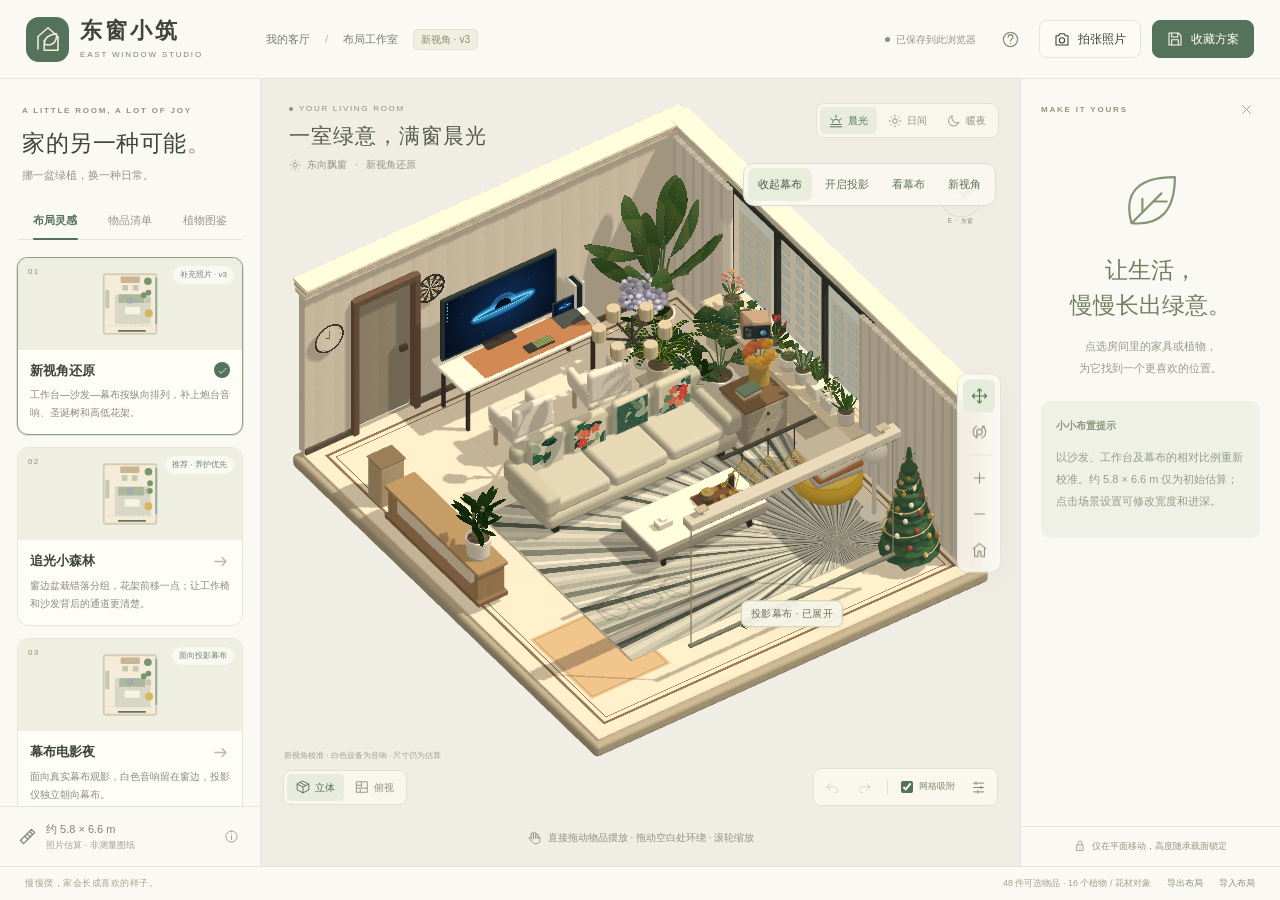
<file: east-window/index.html>
<!doctype html>
<html lang="zh-CN">
<head><meta charset="utf-8"><meta name="viewport" content="width=device-width,initial-scale=1,viewport-fit=cover"><meta name="theme-color" content="#f5f1e8"><meta name="description" content="东窗小筑：根据客厅照片重建的温馨3D布局小游戏。平面拖动家具与植物，切换推荐布局，在浏览器里收藏自己的家。"><title>东窗小筑 · 把家摆成喜欢的样子</title><link rel="icon" href="data:image/svg+xml,%3Csvg xmlns='http://www.w3.org/2000/svg' viewBox='0 0 64 64'%3E%3Crect width='64' height='64' rx='18' fill='%2354725b'/%3E%3Cpath d='M18 42V28L32 16l14 12v18H29V34M29 36c0-15 16-13 16-13 0 13-9 14-16 13' stroke='%23f5edda' stroke-width='3' fill='none' stroke-linecap='round'/%3E%3C/svg%3E"><link rel="stylesheet" href="styles.css?v=3.0"><link rel="stylesheet" href="revision.css?v=3.0"><link rel="stylesheet" href="mobile-ui.css?v=3.0"></head>
<body>
<header class="header"><a class="brand" href="#" aria-label="东窗小筑首页"><span class="brandmark" data-icon="homeleaf"></span><span><strong>东窗小筑</strong><small>EAST WINDOW STUDIO</small></span></a><div class="breadcrumb">我的客厅 <span>/</span> 布局工作室 <i class="beta">新视角 · v3</i></div><div class="header-actions"><span id="saveStatus" class="save-status"><i></i> 已保存到此浏览器</span><button class="icon-button" id="helpBtn" title="使用说明" aria-label="使用说明" data-icon="help"></button><button class="button subtle" id="captureBtn"><span data-icon="camera"></span><span class="desktop-text">拍张照片</span></button><button class="button primary" id="saveBtn"><span data-icon="save"></span><span>收藏方案</span></button></div></header>
<main class="workspace">
<aside class="sidebar" id="sidebar"><div class="sidebar-intro"><div class="eyebrow">A LITTLE ROOM, A LOT OF JOY</div><h1>家的另一种可能<span>。</span></h1><p>挪一盆绿植，换一种日常。</p></div><div class="tabs" role="tablist"><button class="tab active" data-tab="layouts" role="tab" aria-selected="true">布局灵感</button><button class="tab" data-tab="objects" role="tab" aria-selected="false">物品清单</button><button class="tab" data-tab="plants" role="tab" aria-selected="false">植物图鉴</button></div><div class="sidebar-content" id="sideContent"></div><div class="sidebar-footer"><span data-icon="ruler"></span><span><b id="roomSize">约 5.8 × 6.6 m</b> <small>照片估算 · 非测量图纸</small></span><button id="infoBtn" aria-label="重建说明" data-icon="info"></button></div></aside>
<section class="stage" id="stage" aria-label="可以拖动家具的三维客厅"><canvas id="roomCanvas" tabindex="0" aria-label="3D 客厅：拖动物品进行平面移动，拖动空白处旋转视角"></canvas><div class="stage-heading"><div class="room-kicker"><i></i> YOUR LIVING ROOM</div><h2>一室绿意，满窗晨光</h2><div class="room-meta"><span data-icon="sun"></span>东向飘窗<span class="separator">·</span><span id="currentLayout">照片原位</span></div></div><div class="light-switch segmented" role="group" aria-label="灯光氛围"><button class="active" data-light="morning"><span data-icon="sunrise"></span>晨光</button><button data-light="day"><span data-icon="sun"></span>日间</button><button data-light="night"><span data-icon="moon"></span>暖夜</button></div>
<div class="projection-toolbar" role="group" aria-label="投影与幕布控制"><button id="screenToggle" aria-pressed="true">收起幕布</button><button id="projectorToggle" aria-pressed="false">开启投影</button><button id="cinemaView">看幕布</button><button id="photoView">新视角</button></div>
<div class="compass" title="E 为照片中已知的东向窗；其余方向按房间正交关系示意"><svg viewBox="0 0 72 72"><circle cx="36" cy="36" r="26" fill="none" stroke="currentColor" opacity=".25"/><path id="compassArrow" d="M36 13L42 39 36 35 30 39Z" fill="currentColor"/><text x="36" y="69" text-anchor="middle">E · 东窗</text></svg></div>
<div class="stage-tools"><button class="tool active" id="moveMode" title="布置模式：拖动物品" aria-label="布置模式" data-icon="move"></button><button class="tool" id="orbitMode" title="环绕模式：拖动旋转" aria-label="环绕模式" data-icon="orbit"></button><span class="tool-divider"></span><button class="tool" id="zoomIn" title="放大" aria-label="放大" data-icon="plus"></button><button class="tool" id="zoomOut" title="缩小" aria-label="缩小" data-icon="minus"></button><button class="tool" id="resetView" title="回到默认视角" aria-label="回到默认视角" data-icon="home"></button></div>
<div class="selection-label" id="selectionLabel" hidden><span id="selectionName"></span><small>拖动摆放</small></div><div class="plant-labels" id="plantLabels"></div><button class="screen-pin" id="screenPin" title="选择投影幕布">投影幕布</button><div class="stage-bottom"><div class="view-switch segmented"><button class="active" id="isoView"><span data-icon="cube"></span>立体</button><button id="topView"><span data-icon="plan"></span>俯视</button></div><div class="stage-shortcuts"><button id="undoBtn" title="撤销 Ctrl / ⌘ Z" aria-label="撤销" data-icon="undo"></button><button id="redoBtn" title="重做 Ctrl / ⌘ Shift Z" aria-label="重做" data-icon="redo"></button><span></span><label title="拖动时吸附到 10cm 网格"><input type="checkbox" id="snapToggle" checked>网格吸附</label><button id="optionsBtn" title="场景显示选项" aria-label="场景显示选项" data-icon="sliders"></button></div></div>
<div class="hint" id="hint"><span data-icon="hand"></span><span>直接拖动物品摆放<span class="hint-extra"> · 拖动空白处环绕 · 滚轮缩放</span></span></div><div class="scene-note">新视角校准 · 白色设备为音响 · 尺寸仍为估算</div><div class="loading" id="loading"><div class="loading-leaf" data-icon="leaf"></div><strong>正在把家装进小世界…</strong><small>每一片叶子，都有自己的位置。</small></div><button class="mobile-library button" id="mobileLibrary"><span data-icon="grid"></span>布局与物品</button>
</section>
<aside class="inspector" id="inspector"><div class="inspector-top"><span class="eyebrow">MAKE IT YOURS</span><button id="closeInspector" title="取消选择" aria-label="取消选择" data-icon="close"></button></div><div id="inspectorContent"></div><div class="inspector-foot"><span data-icon="lock"></span>仅在平面移动，高度随承载面锁定</div></aside>
</main><footer class="app-footer"><span>慢慢摆，家会长成喜欢的样子。</span><span id="objectCount"></span><button id="exportBtn">导出布局</button><button id="importBtn">导入布局</button><input id="fileInput" type="file" accept=".json,application/json" hidden></footer>
<div class="toast" id="toast" role="status" aria-live="polite"></div><dialog id="dialog"><div class="dialog-header"><span id="dialogTitle"></span><button id="dialogClose" aria-label="关闭" data-icon="close"></button></div><div id="dialogBody"></div></dialog>
<noscript><p class="noscript">请启用 JavaScript 来打开互动客厅。</p></noscript>
<script src="engine.js"></script><script src="room.js"></script><script src="compat.js"></script><script src="revision.js?v=3.0"></script><script src="room-v3.js?v=3.0"></script><script src="app.js?v=3.0"></script><script src="mobile-ui.js?v=3.0"></script>
</body></html>
</file>
<file: east-window/styles.css>
:root{--paper:#f8f5ee;--cream:#f0ece3;--ink:#3e4539;--muted:#929384;--line:#e5e4d9;--green:#55725b;--deep:#3c5c45;--sage:#e8eee1;--terracotta:#b98265;--shadow:0 8px 30px #4a503510;--serif:Georgia,'Noto Serif CJK SC','Songti SC',SimSun,serif}*{box-sizing:border-box}html,body{margin:0;height:100%;overflow:hidden}body{font:13px/1.5 -apple-system,BlinkMacSystemFont,'Segoe UI','PingFang SC','Microsoft YaHei',sans-serif;color:var(--ink);background:var(--paper)}button,input,select{font:inherit}button{color:inherit;cursor:pointer}button,a,input,select{outline-offset:3px}button:focus-visible,a:focus-visible{outline:2px solid var(--green)}button{border:0;background:none}button:disabled{opacity:.32;cursor:default}a{color:inherit;text-decoration:none}svg.icon{width:19px;height:19px;fill:none;stroke:currentColor;stroke-width:1.6;stroke-linecap:round;stroke-linejoin:round;flex:none;vertical-align:middle}[data-icon]{display:inline-flex;align-items:center;justify-content:center}button:hover{color:var(--deep)}.header{height:79px;display:flex;align-items:center;gap:35px;padding:0 26px;border-bottom:1px solid var(--line);background:#fbf9f3;position:relative;z-index:10}.brand{display:flex;align-items:center;gap:11px;min-width:205px}.brandmark{width:43px;height:45px;border-radius:13px;background:var(--green);color:#f5edd9}.brandmark .icon{width:30px;height:30px;stroke-width:1.25}.brand strong{font:600 22px/1.3 var(--serif);letter-spacing:3px}.brand small{display:block;font-size:8px;letter-spacing:1.8px;color:#7d8370;margin-top:3px}.breadcrumb{font-size:11px;color:#777f71;display:flex;align-items:center;gap:15px;white-space:nowrap}.breadcrumb span{color:#bbbbae}.beta{font-style:normal;font-size:10px;color:#8c8c75;background:#f0eedf;border:1px solid #e4e3d4;padding:2px 7px;border-radius:4px}.header-actions{display:flex;align-items:center;gap:11px;margin-left:auto}.save-status{font-size:10px;color:#939882;white-space:nowrap;margin-right:6px;display:flex;align-items:center;gap:6px}.save-status i{width:5px;height:5px;border-radius:50%;background:#839675}.button{display:inline-flex;align-items:center;justify-content:center;gap:8px;min-height:37px;border-radius:8px;padding:9px 14px;transition:background .2s,transform .2s;font-size:12px;white-space:nowrap}.button .icon{width:16px;height:16px}.button:hover{transform:translateY(-1px)}.button.primary{background:var(--green);color:#fffcef;border:1px solid var(--green)}.button.primary:hover{background:var(--deep)}.button.subtle{border:1px solid var(--line);background:#fdfbf6}.icon-button{padding:8px;color:#89917d}.workspace{height:calc(100dvh - 113px);display:grid;grid-template-columns:261px minmax(0,1fr) 260px}.sidebar{border-right:1px solid var(--line);display:flex;flex-direction:column;min-height:0;background:#fbf9f3;z-index:5}.sidebar-intro{padding:26px 22px 19px}.eyebrow{font-size:8px;font-weight:600;letter-spacing:1.8px;color:#90977c}.sidebar-intro h1{font:500 23px/1.5 var(--serif);letter-spacing:.5px;margin:10px 0 5px}.sidebar-intro h1 span{color:var(--terracotta)}.sidebar-intro p{font-size:11px;color:#939483;margin:0}.tabs{display:flex;gap:0;margin:0 18px 17px;border-bottom:1px solid var(--line)}.tab{position:relative;flex:1;padding:10px 0;color:#979a8b;font-size:11px}.tab.active{color:var(--green);font-weight:600}.tab.active:after{content:'';position:absolute;bottom:-1px;left:20%;width:60%;height:2px;background:var(--green);border-radius:2px}.sidebar-content{padding:0 17px 14px;overflow:auto;flex:1;scrollbar-width:thin;scrollbar-color:#dcdccc transparent}.preset-card{background:#fffdf7;border:1px solid #e5e6d9;border-radius:11px;margin-bottom:12px;overflow:hidden;transition:.2s;cursor:pointer;position:relative}.preset-card:hover{border-color:#9ba88d;transform:translateY(-1px);box-shadow:var(--shadow)}.preset-card.active{border-color:#8da285;box-shadow:0 0 0 1px #a3b59855}.preset-art{height:92px;background:#eeeee1;position:relative;overflow:hidden}.preset-art svg{width:100%;height:100%}.preset-index{position:absolute;left:10px;top:8px;font-size:8px;letter-spacing:1.2px;color:#898e76}.preset-badge{position:absolute;right:8px;top:8px;border-radius:12px;padding:3px 7px;background:#ffffffa6;color:#75826b;font-size:8px}.preset-body{padding:11px 12px 12px}.preset-title{display:flex;align-items:center;justify-content:space-between;font-size:13px;font-weight:600}.preset-title .check{width:16px;height:16px;border-radius:50%;background:var(--green);display:grid;place-items:center;color:white}.preset-title .check .icon{width:11px}.preset-body p{font-size:10px;color:#8a8d7c;line-height:1.8;margin:6px 0 0}.sidebar-footer{padding:14px 18px;border-top:1px solid var(--line);display:flex;align-items:center;gap:9px;color:#7f876f;font-size:11px}.sidebar-footer>span>.icon{width:19px}.sidebar-footer small{display:block;font-size:9px;color:#a0a18e;margin-top:1px}.sidebar-footer button{margin-left:auto;color:#a0a58f;padding:3px}.sidebar-footer button .icon{width:15px}.stage{position:relative;overflow:hidden;background:#f0ede5;min-width:0;touch-action:none}.stage canvas{width:100%;height:100%;display:block;outline:none;cursor:grab;touch-action:none}.stage canvas.dragging{cursor:grabbing}.stage-heading{position:absolute;left:28px;top:24px;pointer-events:none}.room-kicker{font-size:8px;letter-spacing:1.7px;color:#88937a;display:flex;align-items:center;gap:6px}.room-kicker i{width:4px;height:4px;background:#879576;border-radius:50%}.stage-heading h2{font:400 21px/1.45 var(--serif);letter-spacing:1px;margin:6px 0;color:#535c46}.room-meta{display:flex;gap:6px;align-items:center;color:#939580;font-size:10px}.room-meta .icon{width:12px;height:12px}.separator{margin:0 2px}.segmented{display:flex;border:1px solid #e1e1d5;border-radius:8px;background:#faf8f0e0;padding:3px;box-shadow:0 3px 12px #555e3604;gap:2px;backdrop-filter:blur(6px)}.segmented button{display:flex;align-items:center;justify-content:center;gap:5px;padding:6px 9px;border-radius:5px;font-size:10px;color:#8e9580;white-space:nowrap}.segmented button .icon{width:14px;height:14px}.segmented button.active{background:#e7ecdf;color:#55724e}.light-switch{position:absolute;right:21px;top:24px}.compass{position:absolute;right:30px;top:88px;width:58px;height:58px;color:#869078;pointer-events:none}.compass text{font-size:8px;fill:currentColor;font-family:inherit;letter-spacing:1px}.stage-tools{display:flex;flex-direction:column;position:absolute;right:19px;top:50%;transform:translateY(-50%);padding:5px;gap:3px;background:#fcfaf3db;border:1px solid #e4e3d7;border-radius:10px;box-shadow:var(--shadow);backdrop-filter:blur(8px)}.tool{width:32px;height:33px;display:grid;place-items:center;border-radius:6px;color:#8c947e}.tool .icon{width:17px;height:17px}.tool.active{background:#e5ecdc;color:#57724f}.tool-divider{height:1px;background:var(--line);margin:3px}.stage-bottom{position:absolute;bottom:60px;left:22px;right:22px;display:flex;align-items:center;justify-content:space-between;pointer-events:none}.stage-bottom>*{pointer-events:auto}.stage-shortcuts{display:flex;align-items:center;gap:5px;background:#fbf9f1e0;border:1px solid #e3e2d6;border-radius:8px;padding:5px;backdrop-filter:blur(8px)}.stage-shortcuts button{height:26px;min-width:25px;color:#848d76}.stage-shortcuts .icon{width:15px;height:15px}.stage-shortcuts>span{height:15px;width:1px;background:#dedfcf;margin:0 4px}.stage-shortcuts label{font-size:9px;display:flex;align-items:center;gap:3px;color:#868f75;padding-right:5px;white-space:nowrap}.stage-shortcuts input{accent-color:var(--green);width:12px;height:12px}.hint{position:absolute;bottom:21px;left:0;right:0;display:flex;align-items:center;justify-content:center;gap:7px;color:#8e947f;font-size:10px;pointer-events:none}.hint .icon{width:14px;height:14px}.scene-note{position:absolute;left:23px;bottom:104px;font-size:8px;color:#a1a18e;pointer-events:none}.inspector{background:#fbf9f3;border-left:1px solid var(--line);display:flex;flex-direction:column;min-height:0;z-index:5}.inspector-top{display:flex;align-items:center;justify-content:space-between;padding:22px 20px 5px}.inspector-top button{color:#a1a58f}.inspector-top .icon{width:15px;height:15px}#inspectorContent{padding:10px 20px 15px;overflow:auto;flex:1;scrollbar-width:thin;scrollbar-color:#dcdccc transparent}.inspector-foot{padding:13px 14px;border-top:1px solid var(--line);color:#929783;font-size:9px;display:flex;align-items:center;justify-content:center;gap:6px}.inspector-foot .icon{width:12px;height:12px}.object-preview{height:140px;border-radius:10px;background:radial-gradient(ellipse at 50% 65%,#e7ecd9 0%,#f1f1e6 64%);display:flex;align-items:center;justify-content:center;position:relative}.object-preview svg{height:122px;width:175px}.object-preview .photo-tag{position:absolute;left:9px;top:8px;font-size:8px;letter-spacing:.5px;color:#929a80}.object-heading{margin:16px 0 4px;font:500 20px/1.4 var(--serif);letter-spacing:.4px}.object-latin{font-size:9px;color:#9a9d88;margin:0;line-height:1.7}.chips{display:flex;flex-wrap:wrap;gap:5px;margin:10px 0 15px}.chip{font-size:9px;background:#eaf0e1;color:#78896b;padding:3px 7px;border-radius:4px}.chip.uncertain{background:#f2eadb;color:#a78c62}.field-title{font-size:10px;font-weight:500;color:#79836b;display:flex;align-items:center;gap:6px;margin-bottom:8px}.field-title .icon{width:14px;height:14px}.care-card{background:#eff1e7;border:1px solid #e4e8d8;padding:12px;border-radius:8px;margin-bottom:14px;font-size:10px;color:#7e8a70;line-height:1.8}.care-card p{margin:5px 0 0}.care-card small{color:#9b9e89;font-size:9px}.inspector-section{padding:14px 0;border-top:1px solid var(--line)}.position-inputs{display:flex;gap:9px}.position-inputs label{display:flex;gap:5px;align-items:center;flex:1;color:#929a83;font-size:9px;border:1px solid #e0e4d5;border-radius:6px;background:#fffdf7;padding:6px 8px}.position-inputs input{width:100%;min-width:0;border:0;background:none;color:#5d6b51;outline:none;font-size:11px}.row{display:flex;gap:7px;align-items:center}.row>select{flex:1;min-width:0}.rotation-value{flex:1;text-align:center;font-size:11px;color:#7f8a73}.small-btn{border:1px solid #dfe3d3;border-radius:6px;background:#fffdf7;min-height:29px;padding:5px 9px;font-size:10px;color:#7f8a71;display:inline-flex;align-items:center;justify-content:center;gap:4px}.small-btn .icon{width:13px;height:13px}.small-btn:hover{background:#eef1e6}.small-btn.full{width:100%;margin-top:6px}.small-btn.danger{color:#b2826b}.select{width:100%;padding:7px 6px;border:1px solid #e0e4d5;background:#fffdf7;border-radius:6px;font-size:10px;color:#78866a}.small-note{font-size:9px;color:#a0a18c;line-height:1.8;margin:8px 0 0}.object-actions{display:grid;grid-template-columns:1fr 1fr;gap:7px}.move-pad{display:grid;grid-template-columns:27px 27px 27px;gap:3px;justify-content:center;margin-top:9px}.move-pad button{height:25px;background:#eff2e8;border-radius:4px;color:#7b896c;font-size:12px}.move-pad .center{background:#e3ead9;font-size:8px}.section-tip{font-size:10px;color:#9ca08d;line-height:1.8;margin:3px 0 12px}.filter-row{display:flex;gap:4px;flex-wrap:wrap;margin:8px 0 13px}.filter{font-size:9px;padding:4px 8px;background:#eeeee3;border-radius:12px;color:#949984}.filter.active{background:#dfe8d6;color:#6c805d}.search-input{border:1px solid #e1e5d8;background:#fffdf7;border-radius:7px;padding:8px 10px;width:100%;font-size:11px;color:#768368}.object-list-item{padding:10px 8px;display:flex;align-items:center;border:1px solid transparent;border-radius:7px;gap:9px;margin-bottom:3px;cursor:pointer}.object-list-item:hover,.object-list-item.active{background:#edf0e4;border-color:#dfe5d4}.object-list-item .list-symbol{width:30px;height:31px;background:#e8ecdf;border-radius:7px;color:#82936f;display:grid;place-items:center}.list-symbol .icon{width:17px;height:17px}.object-list-item strong{font-size:10px;font-weight:500;display:block}.object-list-item small{font-size:8px;color:#9c9f8c}.object-list-item>button{margin-left:auto;padding:3px;color:#a1a48e}.object-list-item>button .icon{width:13px;height:13px}.plant-card{border:1px solid var(--line);border-radius:8px;margin-bottom:8px;padding:10px;cursor:pointer;display:flex;gap:9px;background:#fdfbf4}.plant-card:hover{border-color:#a2b18e}.plant-card svg{width:45px;height:59px;flex:none}.plant-card h3{font-size:11px;margin:3px 0 4px;font-weight:500}.plant-card small{font-size:9px;color:#9b9e88}.plant-card p{font-size:9px;margin:5px 0 0;color:#909982}.empty-inspector{text-align:center;padding:36px 0 20px}.empty-inspector .big-leaf{display:block;color:#829674;margin:0 auto 20px}.big-leaf .icon{width:65px;height:65px;stroke-width:.8}.empty-inspector h3{font:400 23px/1.5 var(--serif);margin:12px 0;color:#6f7e60}.empty-inspector p{font-size:11px;color:#949c85;line-height:2}.tip-card{margin:22px 0 0;padding:15px;background:#eff1e7;border-radius:9px;text-align:left;font-size:10px;line-height:1.9;color:#8a9579}.selection-label{position:absolute;transform:translate(-50%,-100%);padding:7px 11px;border:1px solid #d0d9c2;background:#fffdf3ed;border-radius:7px;box-shadow:0 3px 16px #4c5d2817;pointer-events:none;font-size:10px;color:#5e7950;white-space:nowrap}.selection-label:after{content:'';position:absolute;left:50%;bottom:-5px;width:7px;height:7px;transform:rotate(45deg);background:#fffdf3;border-right:1px solid #d0d9c2;border-bottom:1px solid #d0d9c2}.selection-label small{font-size:8px;color:#a5ac92;display:block;text-align:center;margin-top:1px}.plant-labels{pointer-events:none;position:absolute;inset:0}.plant-labels span{position:absolute;transform:translate(-50%,-100%);background:#fffdf1df;border:1px solid #dbe1ce;border-radius:4px;padding:2px 5px;color:#7c8e67;font-size:8px;white-space:nowrap}.app-footer{height:34px;border-top:1px solid var(--line);display:flex;align-items:center;gap:16px;padding:0 25px;color:#a1a58d;font-size:9px;background:#fbf9f3}.app-footer>span:first-child{letter-spacing:.5px;margin-right:auto}.app-footer button{font-size:9px;color:#8b947d;padding:3px 0}.toast{position:fixed;bottom:85px;left:50%;transform:translate(-50%,10px);background:#475c42ed;color:#fcfae9;padding:11px 18px;max-width:85vw;border-radius:9px;font-size:12px;box-shadow:var(--shadow);opacity:0;pointer-events:none;transition:.22s;z-index:50;text-align:center}.toast.show{opacity:1;transform:translate(-50%,0)}dialog{width:min(520px,calc(100vw - 30px));max-height:85dvh;border:1px solid #dfe3d2;border-radius:16px;padding:0;background:#faf8f0;color:var(--ink);box-shadow:0 20px 100px #38402733}dialog::backdrop{background:#3b463a42;backdrop-filter:blur(5px)}.dialog-header{padding:19px 22px;border-bottom:1px solid var(--line);display:flex;align-items:center;justify-content:space-between;font:500 20px var(--serif)}.dialog-header button{color:#909981}.dialog-header .icon{width:19px}#dialogBody{padding:19px 22px 25px;font-size:12px;color:#838d75;line-height:1.95}#dialogBody h3{color:#5d7352;font-size:12px;margin:16px 0 5px}#dialogBody p{margin:6px 0 12px}#dialogBody a{color:#638251;text-decoration:underline}#dialogBody kbd{border:1px solid #d8dfcb;padding:2px 5px;background:#fffdf4;border-radius:4px;font-size:10px}.slot{display:flex;align-items:center;gap:8px;padding:12px 0;border-bottom:1px solid var(--line)}.slot div{flex:1}.slot strong{font-weight:500;color:#668158}.slot small{display:block;font-size:10px;color:#a1a68f}.dialog-actions{display:flex;gap:10px;justify-content:flex-end;margin-top:20px}.loading{position:absolute;inset:0;display:flex;align-items:center;justify-content:center;flex-direction:column;background:#f2efe5;z-index:12;transition:opacity .5s}.loading-leaf{color:#738c60;animation:breathe 1.8s ease-in-out infinite;margin-bottom:20px}.loading-leaf .icon{width:42px;height:42px;stroke-width:1}.loading strong{font:400 22px var(--serif);color:#6f805c;letter-spacing:1px}.loading small{font-size:11px;color:#a0a68d;margin-top:14px}.loading.done{opacity:0;pointer-events:none}@keyframes breathe{50%{transform:translateY(-5px) rotate(5deg);opacity:.6}}.mobile-library{display:none}.option-row{display:flex;align-items:center;justify-content:space-between;padding:12px 0;border-bottom:1px solid var(--line)}.option-row input{accent-color:var(--green);width:16px;height:16px}.noscript{position:fixed;inset:0;display:grid;place-items:center;background:var(--paper);z-index:100}.overlap-note{color:#ab835c;background:#f3ecde;padding:8px 10px;border-radius:6px;font-size:9px;line-height:1.8;margin-top:9px}.empty-list{padding:25px;text-align:center;font-size:11px;color:#9da58b}
@media(min-width:1600px){.workspace{grid-template-columns:290px minmax(0,1fr) 285px}.sidebar-intro{padding:30px 26px 22px}.sidebar-content{padding:0 22px 17px}.preset-art{height:112px}.preset-body{padding:13px 15px}.preset-body p{font-size:11px}#inspectorContent{padding:10px 25px 18px}.object-preview{height:165px}}
@media(max-width:1190px){.workspace{grid-template-columns:232px minmax(0,1fr) 232px}.header{gap:10px;padding:0 20px}.breadcrumb{font-size:10px;gap:10px}.save-status{display:none}.brand{min-width:204px}.sidebar-intro{padding:22px 17px 16px}.sidebar-intro h1{font-size:21px}.stage-heading{left:19px;top:23px}.stage-heading h2{font-size:17px}.light-switch{right:14px;top:103px}.compass{top:150px;right:23px}.hint-extra{display:none}.stage-bottom{left:13px;right:13px}.stage-shortcuts{gap:2px}.stage-shortcuts label{font-size:8px}#inspectorContent{padding:10px 16px}.preset-art{height:75px}.object-preview{height:124px}.object-heading{font-size:18px}}
@media(max-width:960px){.workspace{grid-template-columns:210px minmax(0,1fr)}.inspector{position:absolute;right:15px;top:92px;width:235px;max-height:calc(100dvh - 151px);border:1px solid var(--line);border-radius:12px;box-shadow:var(--shadow);transform:translateX(270px);transition:transform .25s;background:#fbf9f3f7;backdrop-filter:blur(12px)}.inspector.open{transform:translateX(0)}.inspector-top{padding:17px 17px 0}.inspector .object-preview{height:98px}.inspector .object-preview svg{height:93px}.breadcrumb{display:none}.stage-heading h2{font-size:20px}.light-switch{top:24px}.compass{top:82px}.sidebar-intro h1{font-size:19px}.eyebrow{font-size:7px}.hint-extra{display:inline}.brand{min-width:190px}}
@media(max-width:600px){.header{height:67px;padding:0 13px;gap:5px}.brand{min-width:0;gap:8px}.brandmark{width:33px;height:36px;border-radius:10px}.brandmark .icon{width:25px;height:25px}.brand strong{font-size:18px;letter-spacing:2px}.brand small{font-size:6px;letter-spacing:1.1px}.header-actions{gap:4px}.header-actions .button{font-size:10px;padding:8px 9px;min-height:32px;border-radius:7px;gap:4px}.header-actions .button .icon{width:14px;height:14px}.desktop-text{display:none}.header .icon-button{padding:7px}.header .icon-button .icon{width:17px}.workspace{height:calc(100dvh - 96px);display:block}.stage{width:100%;height:100%}.sidebar{position:absolute;top:67px;bottom:29px;width:267px;left:0;transform:translateX(-280px);transition:transform .25s;box-shadow:15px 0 40px #3d4e2910;z-index:15;border-right:1px solid #d8dfcb}.sidebar.open{transform:translateX(0)}.sidebar-intro{padding:18px 20px 12px}.sidebar-intro h1{font-size:23px}.sidebar-intro p{font-size:10px}.sidebar-content{padding:0 15px 10px}.preset-art{height:77px}.preset-body p{font-size:10px}.tabs{margin-bottom:10px}.stage-heading{top:22px;left:18px}.stage-heading h2{font-size:20px;letter-spacing:.5px}.room-kicker{font-size:7px}.room-meta{font-size:9px}.light-switch{top:112px;right:auto;left:17px;gap:0}.light-switch button{padding:5px 8px;font-size:9px}.compass{right:17px;top:25px;width:50px;height:50px}.stage-tools{right:12px;top:49%;padding:3px;gap:2px}.tool{width:30px;height:31px}.tool .icon{width:16px}.stage-bottom{bottom:76px;left:16px;right:16px}.stage-shortcuts{gap:2px;padding:4px}.stage-shortcuts label{font-size:8px;padding-right:1px}.view-switch button{padding:6px 7px;font-size:9px}.stage-shortcuts button{min-width:23px}.hint{bottom:47px;font-size:9px}.hint-extra{display:none}.scene-note{bottom:120px;left:17px;font-size:7px}.mobile-library{display:flex;position:absolute;bottom:8px;left:50%;transform:translateX(-50%);min-height:27px;padding:5px 12px;font-size:9px;border:1px solid #d8dfcb;background:#fdfbefd9;color:#718365;gap:5px}.mobile-library:hover{transform:translateX(-50%)}.mobile-library .icon{width:12px;height:12px}.app-footer{height:29px;padding:0 13px;font-size:8px;gap:12px}.app-footer>span:first-child{display:none}.app-footer #objectCount{margin-right:auto}.app-footer button{font-size:8px}.inspector{top:auto;bottom:34px;left:8px;right:8px;width:auto;max-height:44dvh;transform:translateY(110%);border-radius:14px}.inspector.open{transform:translateY(0)}.inspector-top{padding:11px 16px 0}.inspector-top .eyebrow{font-size:7px}.inspector-foot{padding:8px}#inspectorContent{padding:5px 16px 12px}.object-preview{display:none}.object-heading{font-size:19px;margin:6px 0 3px}.object-latin{font-size:8px}.chips{margin:7px 0 10px}.care-card{padding:9px;margin-bottom:10px}.inspector-section{padding:10px 0}.position-inputs input{font-size:13px}.move-pad{display:none}.small-note{font-size:9px}.toast{bottom:70px;font-size:11px}.loading strong{font-size:20px}.object-actions{margin-bottom:5px}.selection-label{font-size:9px}}
@media(prefers-reduced-motion:reduce){*{transition:none!important;animation:none!important}}
</file>
<file: east-window/revision.css>
/* User-annotated revision: front extension and a proper projector/screen rig. */
.projection-toolbar{position:absolute;right:24px;top:84px;display:flex;gap:3px;padding:4px;border:1px solid #dcded0;border-radius:11px;background:#faf8f0ed;box-shadow:0 3px 13px #5a685208;z-index:3}
.projection-toolbar button{border:0;background:transparent;color:#617258;padding:8px 10px;border-radius:7px;font:inherit;font-size:11px;cursor:pointer;white-space:nowrap}
.projection-toolbar button:hover,.projection-toolbar button[aria-pressed="true"]{background:#e9eddc;color:#435c40}
.projection-card{padding:14px;background:#f2f0e4;border:1px solid #e1dfce;border-radius:12px;margin:16px 0}
.projection-actions{display:grid;grid-template-columns:1fr 1fr;gap:6px;margin:10px 0}
.projection-actions button{font-size:10px;padding:9px 6px}
.depth-setting{padding:15px;background:#f2f1e5;border-radius:12px;margin-bottom:12px}
.depth-setting strong{font-size:13px}.depth-setting .row{justify-content:flex-start;margin:12px 0 5px;gap:10px}.depth-setting input{width:82px;padding:8px;border:1px solid #d4d8c5;border-radius:7px;background:#fcfaf2;color:#55654d}
#roomSize{font-weight:500}
@media(max-width:1100px){.projection-toolbar{right:16px;top:90px}.projection-toolbar button{padding:7px 8px;font-size:10px}}
@media(max-width:700px){.projection-toolbar{right:12px;top:109px;padding:3px;border-radius:9px}.projection-toolbar button{font-size:10px;padding:7px 8px}.scene-note{max-width:210px;font-size:8px;line-height:1.5}}

.screen-pin{position:absolute;transform:translate(-50%,-125%);z-index:2;border:1px solid #c7cfb5;border-radius:7px;background:#f7f5e9ed;padding:5px 9px;font:inherit;font-size:10px;letter-spacing:.04em;color:#657353;cursor:pointer;box-shadow:0 2px 9px #535e4410;white-space:nowrap}.screen-pin:hover{background:#e6ebd8}.screen-pin[hidden]{display:none}

/* Mobile drawer usability: the same “布局与物品” control must remain reachable after opening. */
@media(max-width:600px){
  #mobileLibrary{z-index:40}
  #sidebar.open + .stage #mobileLibrary{
    position:fixed;
    left:min(276px,calc(100vw - 48px));
    bottom:calc(39px + env(safe-area-inset-bottom));
    width:38px;
    height:38px;
    min-height:38px;
    padding:0;
    transform:none;
    border-radius:50%;
    background:#55725bf2;
    color:#fffcef;
    border-color:#55725b;
    box-shadow:0 8px 24px #33432f38;
    font-size:0;
  }
  #sidebar.open + .stage #mobileLibrary:hover{transform:none}
  #sidebar.open + .stage #mobileLibrary .icon{display:none}
  #sidebar.open + .stage #mobileLibrary::before{content:'×';display:block;font:300 27px/1 -apple-system,BlinkMacSystemFont,'Segoe UI',sans-serif;transform:translateY(-1px)}
}
</file>
<file: east-window/mobile-ui.css>
/* Explicit, dismissible mobile panels. All sizes below are screen-space, not model units. */
.mobile-dock,.mobile-panel-head,#mobileBackdrop{display:none}
.dimension-fields{display:flex;gap:12px;margin:12px 0;flex-wrap:wrap}.dimension-fields label{display:flex;align-items:center;gap:7px;flex-wrap:wrap;font-size:11px}.depth-setting .dimension-fields input{width:76px}
@media(max-width:700px),(max-width:960px) and (max-height:520px){
 .workspace{display:block;height:calc(100dvh - 96px)}.stage{width:100%;height:100%}
 .header{height:67px;padding:0 12px}.brand{min-width:0;gap:7px}.brand strong{font-size:18px;letter-spacing:2px}.brand small{font-size:6px}.brandmark{width:33px;height:36px}.header-actions{gap:3px}.header-actions .button{padding:8px 9px;font-size:10px}.desktop-text,.save-status,.breadcrumb{display:none}
 .app-footer{height:29px;font-size:8px;padding:0 12px}.app-footer>span:first-child{display:none}.app-footer #objectCount{margin-right:auto}.app-footer button{font-size:8px}
 #sidebar,#inspector{display:none!important;transform:none!important;transition:none!important}
 #sidebar.open,#inspector.open.mobile-detail-open{display:flex!important;position:fixed!important;left:8px!important;right:8px!important;top:auto!important;bottom:calc(88px + env(safe-area-inset-bottom))!important;width:auto!important;height:auto!important;max-height:min(62dvh,550px)!important;z-index:60!important;border:1px solid #d9dfcd!important;border-radius:17px!important;background:#fbf9f3!important;box-shadow:0 12px 44px #35492c30!important;overflow:hidden!important;backdrop-filter:none!important}
 #sidebar.open{height:min(62dvh,550px)!important}
 .mobile-panel-head{display:flex;align-items:center;justify-content:space-between;padding:7px 12px 4px;flex-shrink:0}.mobile-panel-head strong{font-size:14px;font-weight:500}.mobile-panel-head button,#closeInspector{min-width:44px;min-height:44px;touch-action:manipulation;border-radius:8px;background:#eff1e6;color:#607652;padding:8px 12px}.mobile-panel-head button span{font-size:20px;vertical-align:middle;margin-left:5px}
 #sidebar .sidebar-intro,#sidebar .sidebar-footer{display:none}#sidebar .tabs{flex-shrink:0;margin:0 14px 8px}#sidebar .tab{min-height:44px;font-size:12px}#sideContent{min-height:0;overflow:auto;overscroll-behavior:contain;touch-action:pan-y;padding:0 14px 14px;-webkit-overflow-scrolling:touch}#sidebar .search-input{font-size:16px}#sidebar .preset-art{height:72px}
 #inspector .inspector-top{padding:7px 12px 0;flex-shrink:0}#inspector .inspector-top .eyebrow{font-size:9px}#inspectorContent{padding:5px 14px 14px;min-height:0;overflow:auto;overscroll-behavior:contain;touch-action:pan-y;-webkit-overflow-scrolling:touch}#inspector .object-preview{display:none}#inspector .object-heading{font-size:18px;margin:6px 0}#inspector .inspector-foot{padding:9px 10px;flex-shrink:0}#inspector .small-btn,#inspector .select{min-height:40px;font-size:12px}#inspector input{font-size:16px}#inspector .object-latin{font-size:10px}#inspector .chips .chip{font-size:10px}#inspector .move-pad{display:none}
 #mobileBackdrop:not([hidden]){display:block;position:fixed;inset:0;z-index:40;background:#364c3517;touch-action:manipulation;cursor:default;border:0;padding:0}
 .mobile-dock:not([hidden]){display:flex;position:fixed;bottom:calc(36px + env(safe-area-inset-bottom));left:12px;right:12px;gap:8px;justify-content:center;z-index:65;pointer-events:none}
 .mobile-dock #mobileLibrary,.mobile-dock #mobileDetails{display:flex;position:static;left:auto;bottom:auto;transform:none!important;min-height:44px;padding:9px 14px;font-size:12px;border:1px solid #cfd7c0;background:#fbf9f1;color:#55724e;border-radius:12px;box-shadow:0 4px 18px #435a3520;pointer-events:auto;touch-action:manipulation;max-width:65%}
 .mobile-dock #mobileLibrary::before{content:none}.mobile-dock #mobileLibrary[aria-expanded="true"],.mobile-dock #mobileDetails[aria-expanded="true"]{background:#55725b;color:#fffced}.mobile-dock #mobileDetails[hidden]{display:none}.mobile-dock #mobileDetails b{font-weight:500;white-space:nowrap}.mobile-selected-name{overflow:hidden;text-overflow:ellipsis;white-space:nowrap;max-width:110px;font-size:10px;opacity:.8}
 #selectionLabel:not([hidden]){pointer-events:auto;cursor:pointer;touch-action:manipulation;max-width:180px;white-space:normal;font-size:10px;text-align:center;padding:7px 10px;min-height:38px;z-index:3}#selectionLabel small{font-size:9px;color:#617956}#selectionLabel[hidden]{display:none}
 .stage-heading{left:16px;top:16px}.stage-heading h2{font-size:18px}.stage-heading .room-kicker{font-size:7px}.room-meta{font-size:9px}.light-switch{left:14px;right:auto;top:99px}.projection-toolbar{top:135px;left:14px;right:auto}.compass{top:16px;right:12px;width:46px;height:46px}.stage-tools{right:10px;top:49%}.stage-bottom{bottom:88px;left:12px;right:12px}.hint{bottom:64px;font-size:9px}.hint-extra{display:none}.scene-note{bottom:131px;font-size:7px;max-width:245px}.toast{z-index:75;bottom:calc(92px + env(safe-area-inset-bottom))}
}
@media(max-width:960px) and (max-height:520px){
 .workspace{height:calc(100dvh - 80px)}.header{height:51px}.stage-heading{top:8px}.stage-heading h2{font-size:16px;margin:3px 0}.light-switch{left:auto;right:72px;top:10px}.projection-toolbar{left:auto;right:72px;top:54px}.stage-tools{top:50%;right:9px;display:flex;flex-direction:row}.compass{display:none}.stage-bottom{bottom:57px;left:12px;right:12px}.hint,.scene-note{display:none}.mobile-dock:not([hidden]){bottom:34px;left:35%;right:35%}.mobile-dock #mobileLibrary,.mobile-dock #mobileDetails{min-height:40px}.mobile-selected-name{display:none}
 #sidebar.open,#inspector.open.mobile-detail-open{left:auto!important;width:min(420px,65vw)!important;right:8px!important;bottom:81px!important;max-height:calc(100dvh - 92px)!important}#sidebar.open{height:calc(100dvh - 92px)!important}
}
</file>
